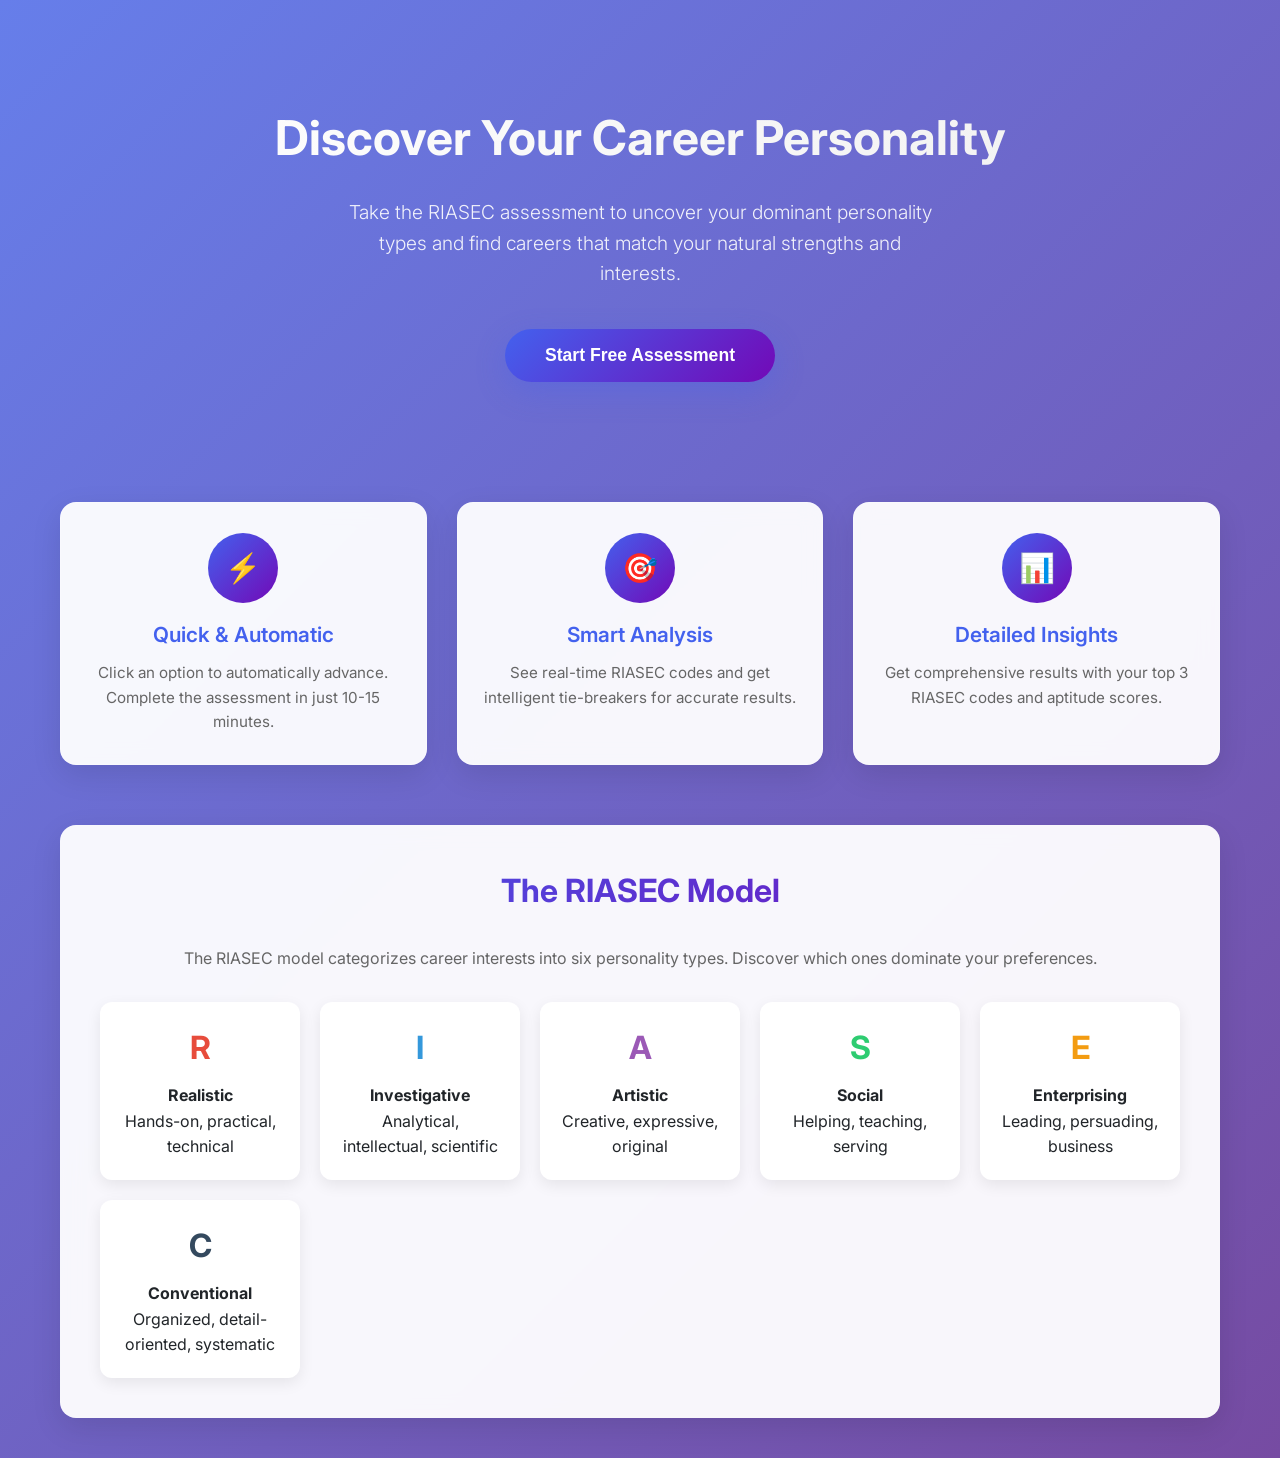
<file: templates/index.html>
<!DOCTYPE html>
<html lang="en">
<head>
    <meta charset="UTF-8">
    <meta name="viewport" content="width=device-width, initial-scale=1.0">
    <title>RIASEC Career Assessment - Discover Your Career Personality</title>
    <link href="https://fonts.googleapis.com/css2?family=Inter:wght@300;400;500;600;700&display=swap" rel="stylesheet">
    <style>
        :root {
            --primary: #4361ee;
            --primary-dark: #3a56d4;
            --secondary: #7209b7;
            --accent: #f72585;
            --light: #f8f9fa;
            --dark: #212529;
            --success: #4cc9f0;
            --gradient: linear-gradient(135deg, #4361ee 0%, #7209b7 100%);
            --shadow: 0 10px 30px rgba(0,0,0,0.1);
            --radius: 16px;
        }
        
        * { margin: 0; padding: 0; box-sizing: border-box; }
        
        body {
            font-family: 'Inter', sans-serif;
            background: linear-gradient(135deg, #667eea 0%, #764ba2 100%);
            min-height: 100vh;
            color: var(--dark);
            line-height: 1.6;
        }

        main.container {
            max-width: 1200px;
            margin: 0 auto;
            padding: 40px 20px;
        }

        .hero-section {
            text-align: center;
            padding: 60px 0;
            color: white;
        }

        .hero-title {
            font-size: 3rem;
            font-weight: 700;
            margin-bottom: 20px;
            background: linear-gradient(45deg, #fff 0%, #f0f0f0 100%);
            -webkit-background-clip: text;
            -webkit-text-fill-color: transparent;
            background-clip: text;
        }

        .hero-subtitle {
            font-size: 1.2rem;
            font-weight: 300;
            margin-bottom: 40px;
            opacity: 0.9;
            max-width: 600px;
            margin-left: auto;
            margin-right: auto;
        }

        .card-grid {
            display: grid;
            grid-template-columns: repeat(auto-fit, minmax(300px, 1fr));
            gap: 30px;
            margin: 60px 0;
        }

        .feature-card {
            background: rgba(255, 255, 255, 0.95);
            backdrop-filter: blur(10px);
            padding: 30px 20px;
            border-radius: var(--radius);
            box-shadow: var(--shadow);
            text-align: center;
            transition: transform 0.3s ease, box-shadow 0.3s ease;
            border: 1px solid rgba(255, 255, 255, 0.2);
        }

        .feature-card:hover {
            transform: translateY(-8px);
            box-shadow: 0 20px 40px rgba(0,0,0,0.15);
        }

        .feature-icon {
            width: 70px;
            height: 70px;
            margin: 0 auto 15px;
            background: var(--gradient);
            border-radius: 50%;
            display: flex;
            align-items: center;
            justify-content: center;
            font-size: 1.8rem;
            color: white;
        }

        .feature-title {
            font-size: 1.3rem;
            font-weight: 600;
            margin-bottom: 10px;
            color: var(--primary);
        }

        .feature-description {
            color: #666;
            font-size: 0.95rem;
        }

        .cta-section {
            text-align: center;
            margin-top: 40px;
        }

        .start-btn {
            background: var(--gradient);
            color: white;
            padding: 16px 40px;
            font-size: 1.1rem;
            font-weight: 600;
            border: none;
            border-radius: 50px;
            cursor: pointer;
            transition: all 0.3s ease;
            box-shadow: 0 10px 30px rgba(67, 97, 238, 0.3);
            text-decoration: none;
            display: inline-block;
        }

        .start-btn:hover {
            transform: translateY(-3px);
            box-shadow: 0 15px 40px rgba(67, 97, 238, 0.4);
            background: linear-gradient(135deg, #3a56d4 0%, #6309a3 100%);
        }

        .riasec-info {
            background: rgba(255, 255, 255, 0.95);
            backdrop-filter: blur(10px);
            padding: 40px;
            border-radius: var(--radius);
            margin-top: 60px;
            box-shadow: var(--shadow);
        }

        .riasec-title {
            text-align: center;
            font-size: 2rem;
            font-weight: 700;
            margin-bottom: 30px;
            background: var(--gradient);
            -webkit-background-clip: text;
            -webkit-text-fill-color: transparent;
            background-clip: text;
        }

        .riasec-types {
            display: grid;
            grid-template-columns: repeat(auto-fit, minmax(180px, 1fr));
            gap: 20px;
            margin-top: 30px;
        }

        .riasec-type {
            text-align: center;
            padding: 20px;
            background: white;
            border-radius: 12px;
            box-shadow: 0 5px 15px rgba(0,0,0,0.08);
            transition: transform 0.3s ease;
        }

        .riasec-type:hover {
            transform: translateY(-5px);
        }

        .type-letter {
            font-size: 2rem;
            font-weight: 700;
            margin-bottom: 10px;
        }

        .R { color: #e74c3c; }
        .I { color: #3498db; }
        .A { color: #9b59b6; }
        .S { color: #2ecc71; }
        .E { color: #f39c12; }
        .C { color: #34495e; }

        @media (max-width: 768px) {
            .hero-title { font-size: 2.2rem; }
            .hero-subtitle { font-size: 1rem; }
            .card-grid { grid-template-columns: 1fr; }
            .riasec-types { grid-template-columns: 1fr; }
        }
    </style>
</head>
<body>
    <main class="container">
        <section class="hero-section">
            <h1 class="hero-title">Discover Your Career Personality</h1>
            <p class="hero-subtitle">
                Take the RIASEC assessment to uncover your dominant personality types and find careers that match your natural strengths and interests.
            </p>
            <form action="/basic_info" method="GET" class="cta-section">
                <button type="submit" class="start-btn">Start Free Assessment</button>
            </form>
        </section>

        <section class="card-grid">
            <div class="feature-card">
                <div class="feature-icon">⚡</div>
                <h3 class="feature-title">Quick & Automatic</h3>
                <p class="feature-description">
                    Click an option to automatically advance. Complete the assessment in just 10-15 minutes.
                </p>
            </div>

            <div class="feature-card">
                <div class="feature-icon">🎯</div>
                <h3 class="feature-title">Smart Analysis</h3>
                <p class="feature-description">
                    See real-time RIASEC codes and get intelligent tie-breakers for accurate results.
                </p>
            </div>

            <div class="feature-card">
                <div class="feature-icon">📊</div>
                <h3 class="feature-title">Detailed Insights</h3>
                <p class="feature-description">
                    Get comprehensive results with your top 3 RIASEC codes and aptitude scores.
                </p>
            </div>
        </section>

        <section class="riasec-info">
            <h2 class="riasec-title">The RIASEC Model</h2>
            <p style="text-align: center; color: #666; margin-bottom: 30px;">
                The RIASEC model categorizes career interests into six personality types. Discover which ones dominate your preferences.
            </p>

            <div class="riasec-types">
                <div class="riasec-type">
                    <div class="type-letter R">R</div>
                    <strong>Realistic</strong>
                    <p>Hands-on, practical, technical</p>
                </div>
                <div class="riasec-type">
                    <div class="type-letter I">I</div>
                    <strong>Investigative</strong>
                    <p>Analytical, intellectual, scientific</p>
                </div>
                <div class="riasec-type">
                    <div class="type-letter A">A</div>
                    <strong>Artistic</strong>
                    <p>Creative, expressive, original</p>
                </div>
                <div class="riasec-type">
                    <div class="type-letter S">S</div>
                    <strong>Social</strong>
                    <p>Helping, teaching, serving</p>
                </div>
                <div class="riasec-type">
                    <div class="type-letter E">E</div>
                    <strong>Enterprising</strong>
                    <p>Leading, persuading, business</p>
                </div>
                <div class="riasec-type">
                    <div class="type-letter C">C</div>
                    <strong>Conventional</strong>
                    <p>Organized, detail-oriented, systematic</p>
                </div>
            </div>
        </section>
    </main>
</body>
</html>
</file>
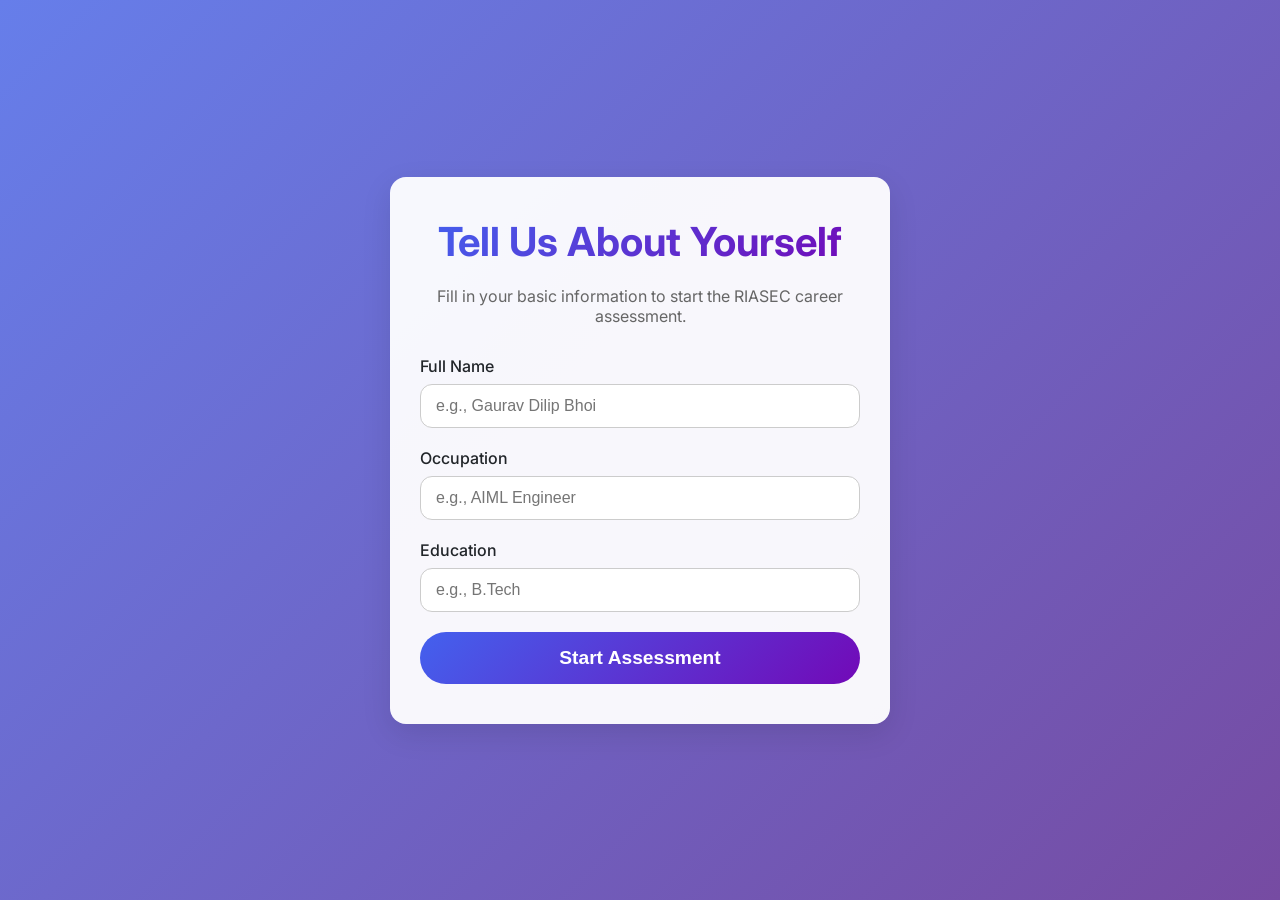
<file: templates/basic_info.html>
<!DOCTYPE html>
<html lang="en">
<head>
    <meta charset="UTF-8">
    <meta name="viewport" content="width=device-width, initial-scale=1.0">
    <title>RIASEC Assessment - Basic Info</title>
    <link href="https://fonts.googleapis.com/css2?family=Inter:wght@300;400;500;600;700&display=swap" rel="stylesheet">
    <style>
        :root {
            --primary: #4361ee;
            --primary-dark: #3a56d4;
            --secondary: #7209b7;
            --accent: #f72585;
            --light: #f8f9fa;
            --dark: #212529;
            --gradient: linear-gradient(135deg, #4361ee 0%, #7209b7 100%);
            --radius: 16px;
            --shadow: 0 10px 30px rgba(0,0,0,0.1);
        }

        * { margin: 0; padding: 0; box-sizing: border-box; }
        body {
            font-family: 'Inter', sans-serif;
            background: linear-gradient(135deg, #667eea 0%, #764ba2 100%);
            min-height: 100vh;
            display: flex;
            justify-content: center;
            align-items: center;
            color: var(--dark);
        }

        .card {
            background: rgba(255,255,255,0.95);
            padding: 40px 30px;
            border-radius: var(--radius);
            box-shadow: var(--shadow);
            max-width: 500px;
            width: 100%;
            text-align: center;
        }

        .card h1 {
            font-size: 2.5rem;
            margin-bottom: 20px;
            background: var(--gradient);
            -webkit-background-clip: text;
            -webkit-text-fill-color: transparent;
        }

        .card p {
            font-size: 1rem;
            color: #666;
            margin-bottom: 30px;
        }

        .form-group {
            text-align: left;
            margin-bottom: 20px;
        }

        .form-group label {
            display: block;
            margin-bottom: 8px;
            font-weight: 500;
        }

        .form-group input {
            width: 100%;
            padding: 12px 15px;
            border-radius: 12px;
            border: 1px solid #ccc;
            font-size: 1rem;
            transition: all 0.2s ease;
        }

        .form-group input:focus {
            border-color: var(--primary);
            outline: none;
            box-shadow: 0 0 10px rgba(67,97,238,0.3);
        }

        .start-btn {
            background: var(--gradient);
            color: white;
            padding: 15px 40px;
            font-size: 1.2rem;
            font-weight: 600;
            border: none;
            border-radius: 50px;
            cursor: pointer;
            transition: all 0.3s ease;
            width: 100%;
        }

        .start-btn:hover {
            transform: translateY(-3px);
            box-shadow: 0 15px 40px rgba(67,97,238,0.4);
            background: linear-gradient(135deg, #3a56d4 0%, #6309a3 100%);
        }

        @media (max-width: 500px) {
            .card {
                padding: 30px 20px;
            }

            .card h1 {
                font-size: 2rem;
            }
        }
    </style>
</head>
<body>
    <div class="card">
        <h1>Tell Us About Yourself</h1>
        <p>Fill in your basic information to start the RIASEC career assessment.</p>
        <form action="{{ url_for('save_basic_info') }}" method="POST">
            <div class="form-group">
                <label for="name">Full Name</label>
                <input type="text" name="name" id="name" placeholder="e.g., Gaurav Dilip Bhoi" required>
            </div>
            <div class="form-group">
                <label for="occupation">Occupation</label>
                <input type="text" name="occupation" id="occupation" placeholder="e.g., AIML Engineer">
            </div>
            <div class="form-group">
                <label for="education">Education</label>
                <input type="text" name="education" id="education" placeholder="e.g., B.Tech">
            </div>
            <button type="submit" class="start-btn">Start Assessment</button>
        </form>
    </div>
</body>
</html>
</file>
